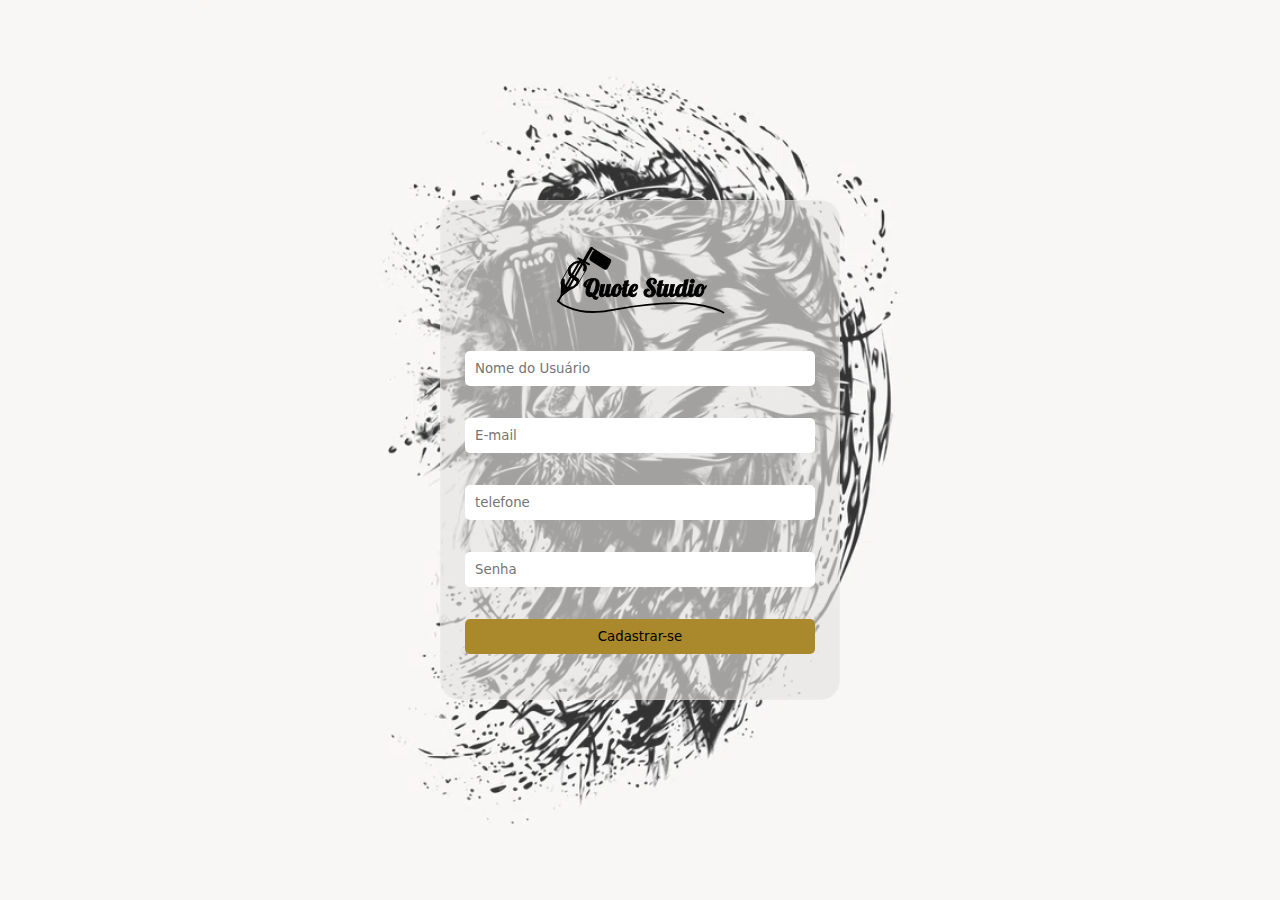
<file: projeto/cadastro.html>
<!DOCTYPE html>
<html lang="pt-br">

<head>
    <meta charset="UTF-8">
    <meta http-equiv="X-UA-Compatible" content="IE=edge">
    <meta name="viewport" content="width=device-width, initial-scale=1.0">
    <link rel="stylesheet" href="./styles/cadastro.css">
    <title>Cadastrar-se</title>
</head>

<body>
    <div>
        <span class="logo"><img src="./public/Logo preto.svg" alt="logo" width="200px"></span>
        <form action="">
            <input id="username" type="text" placeholder="Nome do Usuário">
            <input id="email" type="email" placeholder="E-mail">
            <input type="text" name="telefone" placeholder="telefone">
            <input id="password" type="password" placeholder="Senha">
            <button id="cadastro">Cadastrar-se</button>
        </form>
    </div>
    <script>
        const url = './login.html'

        function openWin(url, e) {
            e.preventDefault()
            window.location.href = url
        }
        const cadastro = document.getElementById('cadastro')
        cadastro.addEventListener('click', (e) => {
            return openWin(url, e)
        })
    </script>
</body>

</html>
</file>
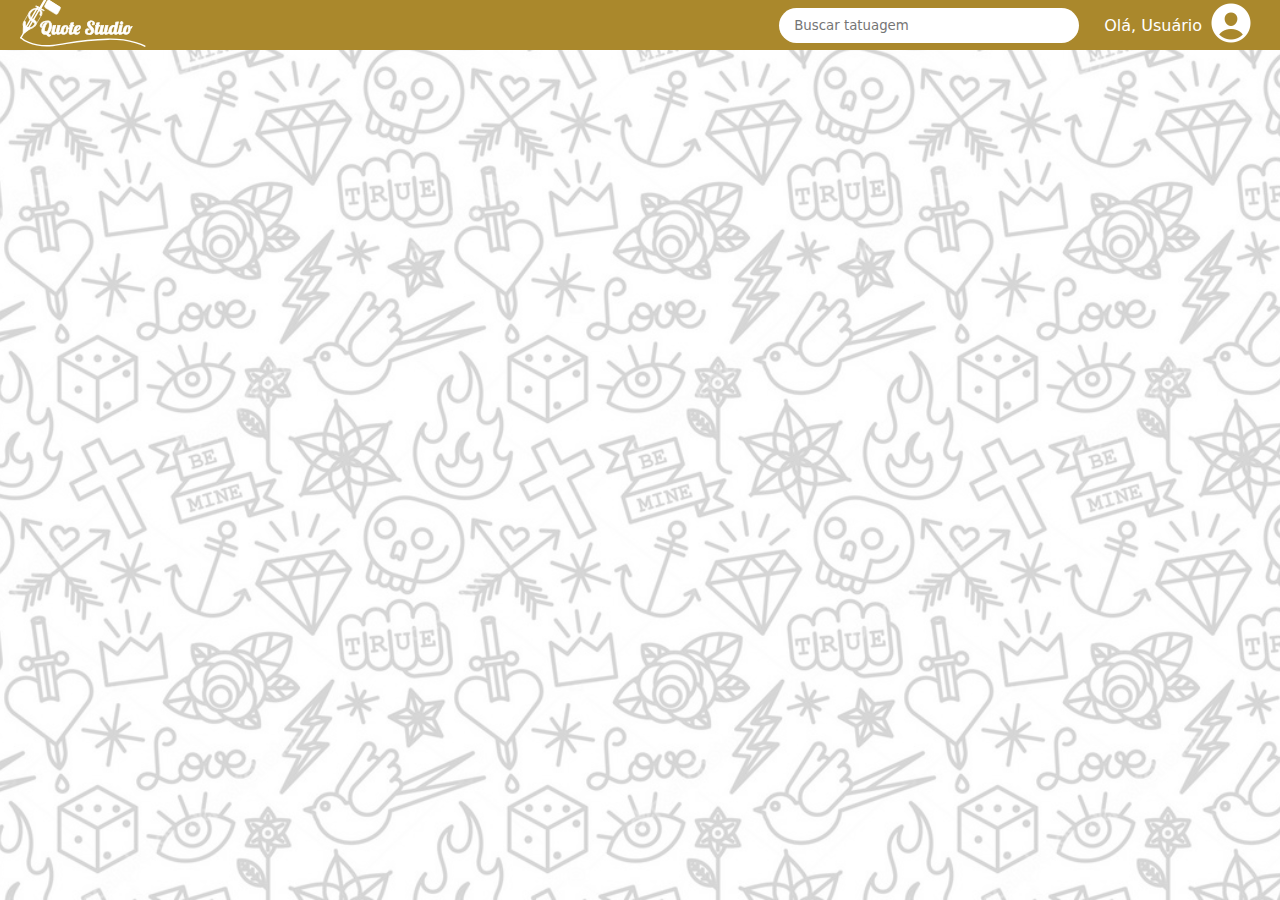
<file: projeto/config.html>
<!DOCTYPE html>
<html lang="pt-br">

<head>
    <meta charset="UTF-8">
    <meta http-equiv="X-UA-Compatible" content="IE=edge">
    <meta name="viewport" content="width=device-width, initial-scale=1.0">
    <link rel="stylesheet" href="./styles/orcamento.css">
    <title>Orçamento</title>
    <link rel="preconnect" href="https://fonts.googleapis.com">
    <link rel="preconnect" href="https://fonts.gstatic.com" crossorigin>
    <link href="https://fonts.googleapis.com/css2?family=Lobster+Two&display=swap" rel="stylesheet">
</head>

<body>
    <header>
        <nav>
            <span class="logo"><img src="./public/logo 2.svg" alt="logo" width="150px"></span>
            <ul class="menu">
                <input type="search" placeholder="Buscar tatuagem" class="search">
                <p>Olá, Usuário</p>
                <li>
                    <img src="./public/perfil_branco.png" alt="perfil">
                    <ul>
                        <li> <a href="./orcamento.html">Catalogo</a></li>
                        <li> <a href="./planos.html">Planos</a></li>
                        <li> <a href="./index.html">Sair</a></li>
                    </ul>
                </li>
            </ul>
        </nav>
    </header>
</body>
</file>
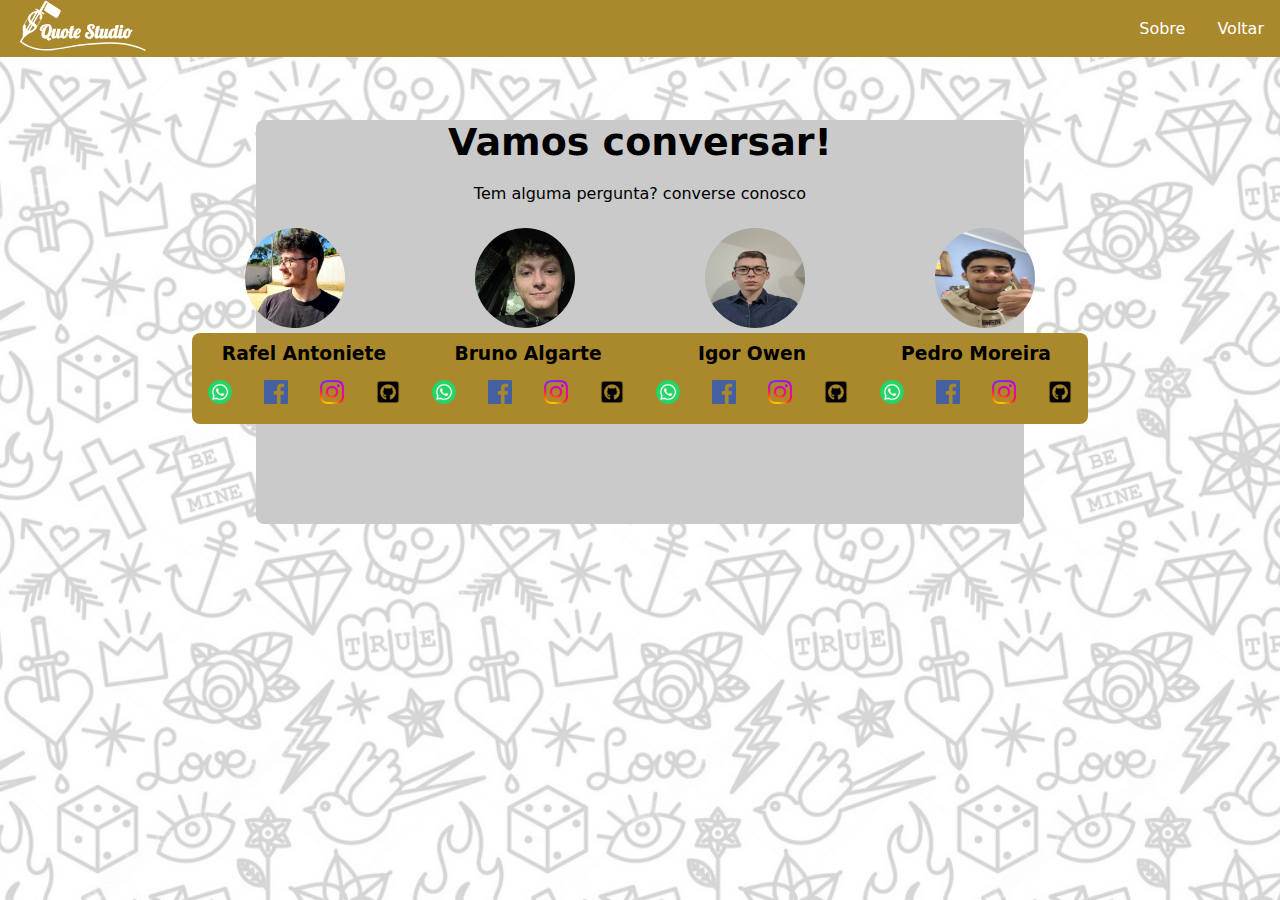
<file: projeto/contato.html>
<!DOCTYPE html>
<html lang="pt-br">
<head>
    <meta charset="UTF-8">
    <meta http-equiv="X-UA-Compatible" content="IE=edge">
    <meta name="viewport" content="width=device-width, initial-scale=1.0">
    <link rel="stylesheet" href="./styles/contato.css">
    <title>Contato</title>
</head>
<body>
    <header>
        <nav>
            <span class="logo"><img src="./public/logo 2.svg" alt="logo" width="150px"></span>
            <ul>
                <li><a href="./sobre.html">Sobre</a></li>
                <li><a href="./index.html">Voltar</a></li>
            </ul>
        </nav>
    </header>
    <section>
        <h1>Vamos conversar!</h1>
        <p>Tem alguma pergunta? converse conosco</p>
        <div class="img-contato">
            <img src="./public/Rafa.jpg" alt=""><img src="./public/Bruno.jpg" alt=""><img src="./public/Igor.jpg" alt=""><img src="./public/Pedro.jpg" alt="">
        </div>
        <div class="contatos">
            <div class="icons-contato">
                <h3>Rafel Antoniete</h3>
                <ul>
                    <li>
                        <a href="">
    
                            <img src="./public/zap-logo.png" alt="">

   
                        </a> 
                    </li>
                    <li>
                        <a href="">
                            <img src="./public/facbook-logo.png" alt="">

   
                        </a> 
                    </li>
                    <li>
                        <a href="">
                            <img src="./public/instagram-logo.png" alt="">

   
                        </a> 
                    </li>
                    <li>
                        <a href="">
                            <img src="./public/github-logo.png" alt="">

   
                        </a> 
                    </li>
                </ul>
            </div>

            <div class="icons-contato">
                <h3>Bruno Algarte</h3>
                <ul>
                    <li>
                        <a href="">
    
                            <img src="./public/zap-logo.png" alt="">

   
                        </a> 
                    </li>
                    <li>
                        <a href="">
                            <img src="./public/facbook-logo.png" alt="">

   
                        </a> 
                    </li>
                    <li>
                        <a href="">
                            <img src="./public/instagram-logo.png" alt="">

   
                        </a> 
                    </li>
                    <li>
                        <a href="">
                            <img src="./public/github-logo.png" alt="">

   
                        </a> 
                    </li>
                </ul>
            </div>
            <div class="icons-contato">
                <h3>Igor Owen</h3>
                <ul>
                    <li>
                        <a href="">
    
                            <img src="./public/zap-logo.png" alt="">

   
                        </a> 
                    </li>
                    <li>
                        <a href="">
                            <img src="./public/facbook-logo.png" alt="">

   
                        </a> 
                    </li>
                    <li>
                        <a href="">
                            <img src="./public/instagram-logo.png" alt=""> 
                        </a> 
                    </li>
                    <li>
                        <a href="">
                            <img src="./public/github-logo.png" alt="">  
                        </a> 
                    </li>
                </ul>
            </div>
            
            <div class="icons-contato">
                <h3>Pedro Moreira</h3>
                <ul>
                    <li>
                        <a href="">
    
                            <img src="./public/zap-logo.png" alt="">

   
                        </a> 
                    </li>
                    <li>
                        <a href="">
                            <img src="./public/facbook-logo.png" alt="">

   
                        </a> 
                    </li>
                    <li>
                        <a href="">
                            <img src="./public/instagram-logo.png" alt="">

   
                        </a> 
                    </li>
                    <li>
                        <a href="">
                            <img src="./public/github-logo.png" alt="">

   
                        </a> 
                    </li>
                </ul>
            </div>
        </div>
    </section>
</body>
</html>
</file>
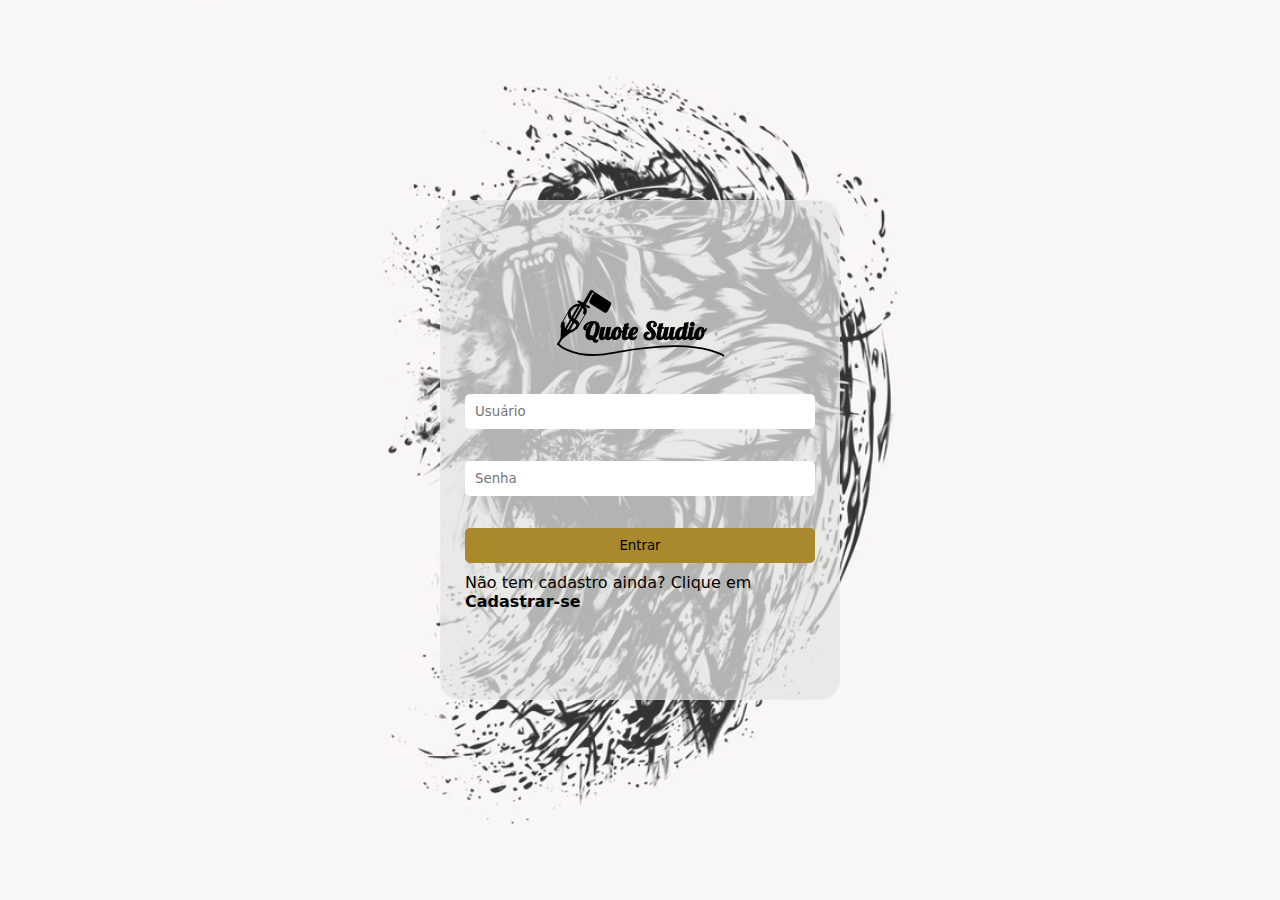
<file: projeto/login.html>
<!DOCTYPE html>
<html lang="pt-br">
<head>
    <meta charset="UTF-8">
    <meta http-equiv="X-UA-Compatible" content="IE=edge">
    <meta name="viewport" content="width=device-width, initial-scale=1.0">
    <link rel="stylesheet" href="./styles/login.css">
    <title>Entrar</title>
</head>
<body>
    <div>
        <span class="logo"><img src="./public/Logo preto.svg" alt="logo" width="200px"></span>
        <form action="">
            <input id="username" type="text" placeholder="Usuário">
            <input id="password" type="password" placeholder="Senha">
            <button id="login">Entrar</button>
            <p>Não tem cadastro ainda? Clique em <a href="./cadastro.html">Cadastrar-se</a></p>
        </form>
    </div>
    <script src="Scripts/login.js"></script>
</body>
</html>
</file>
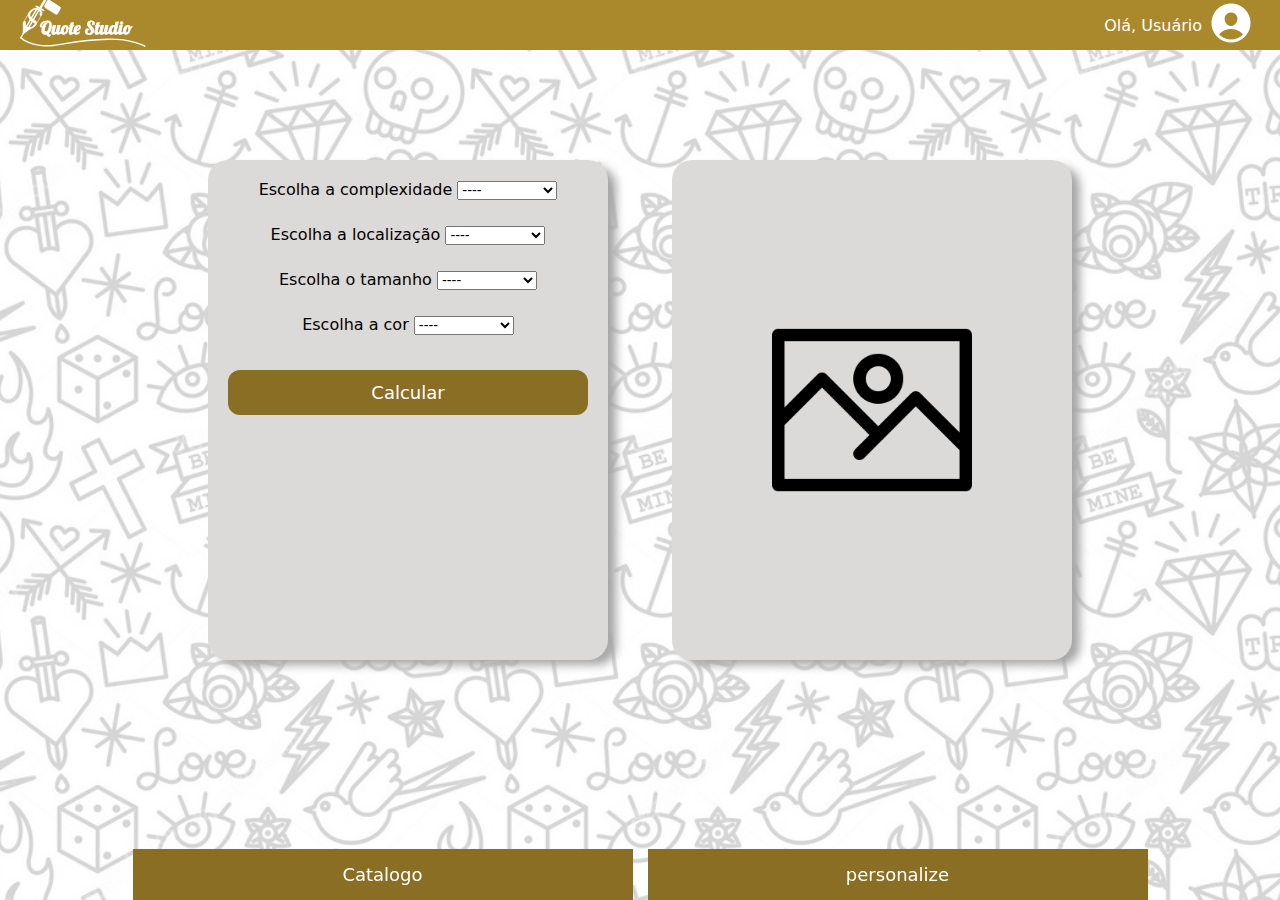
<file: projeto/Personalize.html>
<!DOCTYPE html>
<html lang="pt-br">

<head>
    <meta charset="UTF-8">
    <meta http-equiv="X-UA-Compatible" content="IE=edge">
    <meta name="viewport" content="width=device-width, initial-scale=1.0">
    <link rel="stylesheet" href="./styles/personalize.css">
    <title>Personalize</title>
    <link rel="preconnect" href="https://fonts.googleapis.com">
<link rel="preconnect" href="https://fonts.gstatic.com" crossorigin>
<link href="https://fonts.googleapis.com/css2?family=Lobster+Two&display=swap" rel="stylesheet">
</head>

<body>
    <header>
        <nav>
            <span class="logo"><img src="./public/logo 2.svg" alt="logo" width="150px"></span>
            <ul class="menu">
                <p>Olá, Usuário</p>
                <li>
                    <img src="./public/perfil_branco.png" alt="perfil">
                    <ul>
                        <li> <a href="./planos.html">Planos</a></li>
                        <li> <a href="./index.html">Sair</a></li>
                    </ul>
                </li>
            </ul>
        </nav>
    </header>

    <section class="personalize">
        <div class="select">

            <label>
                <span>Escolha a complexidade</span>
                <select id="select_comp" style="width: 100px;">
                    <option value="0">----</option>
                    <option value="50">Fácil</option>
                    <option value="250">Médio</option>
                    <option value="500">Complexo</option>
                  </select>
            </label>

            <label>
                <span>Escolha a localização</span>
                <select id="select_loc" style="width: 100px;">
                    <option value="0">----</option>
                    <option value="50">peito/costas</option>
                    <option value="75">Braço/perna</option>
                    <option value="100">cabeça</option>
                  </select>
            </label>

            <label>
                <span>Escolha o tamanho</span>
                <select id="select_size" style="width: 100px;">
                    <option value="0">----</option>
                    <option value="50">Pequeno</option>
                    <option value="200">Médio</option>
                    <option value="350">Grande</option>
                </select>
            </label>

            <label>
                <span>Escolha a cor</span>
                <select id="select_color" style="width: 100px;">
                    <option value="0">----</option>
                    <option value="100">Preto</option>
                    <option value="300">Colorido</option>
                  </select>
            </label>

            <button class="calc">Calcular</button>
            <p class="txt"></p>
            <p class="valor"></p>
        </div>
        <div class="imagem">
            <img src="./public/4243339_ux_photo_app_basic_icon.png" alt="foto" style="width: 200px;">
        </div>
    </section>
    <div class=btn_orcamento>
        <button id="catalogo">
            Catalogo
        </button>
        <button id="personalize">
            personalize
        </button>
    </div>

    <script>
        const catalogo = document.querySelector('#catalogo')
            const url = './orcamento.html'

            let size = 0
            let color = 0
            
            function openWin(url, e){
                e.preventDefault()
                window.location.href = url
            }
            catalogo.addEventListener('click', (e)=>{
                openWin(url, e)
            })
        const calc = document.querySelector('.calc')

        var s_size = document.getElementById('select_size')
        var s_color = document.getElementById('select_color')
        var valor = document.querySelector('.valor')
        var s_comp = document.getElementById('select_comp')
        var s_loc = document.getElementById('select_loc')
        var txt = document.querySelector('.txt')

    s_size.addEventListener('change', function(){
        size = Number(s_size.value)
    })
    s_color.addEventListener('change', function(){
        color = Number(s_color.value)
    })
    s_comp.addEventListener('change', function(){
        comp = Number(s_color.value)
    })
    s_loc.addEventListener('change', function(){
        loc = Number(s_color.value)
    })

    calc.addEventListener('click', function(){
        txt.innerText=`O valor da tatuagem será:`
        valor.innerText=`R$${size+color+comp+loc}`
    })
    </script>
</body>

</html>
</file>
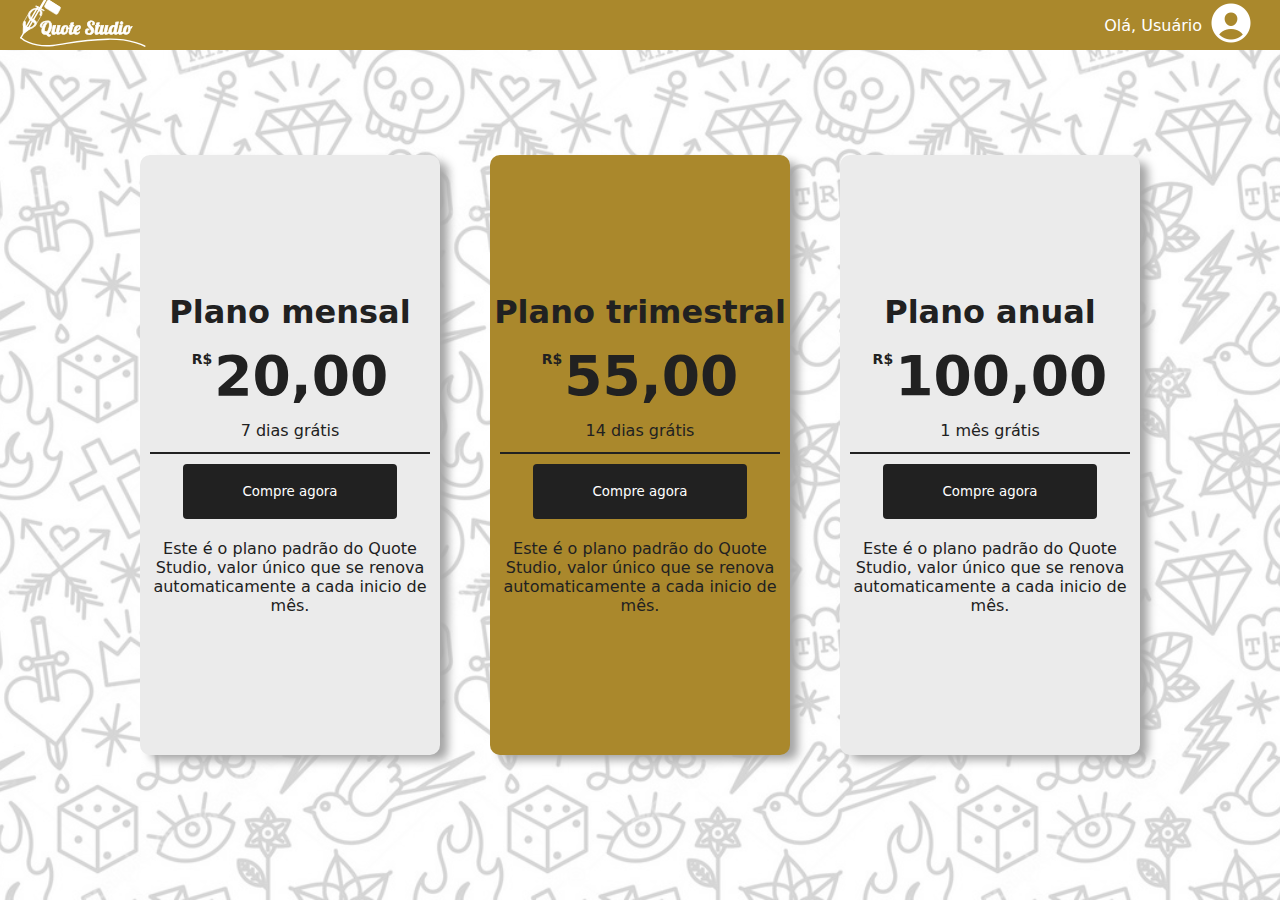
<file: projeto/planos.html>
<!DOCTYPE html>
<html lang="en">

<head>
    <meta charset="UTF-8">
    <meta http-equiv="X-UA-Compatible" content="IE=edge">
    <meta name="viewport" content="width=device-width, initial-scale=1.0">
    <title>Planos</title>
    <link rel="stylesheet" href="./styles/planos.css">
</head>

<body>
    <header>
        <nav>
            <span class="logo"><img src="./public/logo 2.svg" alt="logo" width="150px"></span>
            <ul class="menu">
                <p>Olá, Usuário</p>
                <li>
                    <img src="./public/perfil_branco.png" alt="perfil">
                    <ul>
                        <li> <a href="./orcamento.html">Catalogo</a></li>
                        <li> <a href="./index.html">Sair</a></li>
                    </ul>
                </li>

            </ul>
        </nav>
    </header>

    <section>
        <div class="plano">
            <h1>Plano mensal</h1>
            <div class="preco">
                <h3>R$</h3>
                <h1>20,00</h1>
            </div>
            <p>7 dias grátis</p>
            <hr>
            <button>Compre agora</button>
            <p>Este é o plano padrão do Quote Studio, valor único que se renova automaticamente a cada inicio de mês.</p>
        </div>
        <div class="plano">
            <h1>Plano trimestral</h1>
            <div class="preco">
                <h3>R$</h3>
                <h1>55,00</h1>
            </div>
            <p>14 dias grátis</p>
            <hr>
            <button>Compre agora</button>
            <p>Este é o plano padrão do Quote Studio, valor único que se renova automaticamente a cada inicio de mês.</p>
        </div>        
        <div class="plano">
            <h1>Plano anual</h1>
            <div class="preco">
                <h3>R$</h3>
                <h1>100,00</h1>
            </div>
            <p>1 mês grátis</p>
            <hr>
            <button>Compre agora</button>
            <p>Este é o plano padrão do Quote Studio, valor único que se renova automaticamente a cada inicio de mês.</p>
        </div>
    </section>
</body>

</html>
<header>
</file>
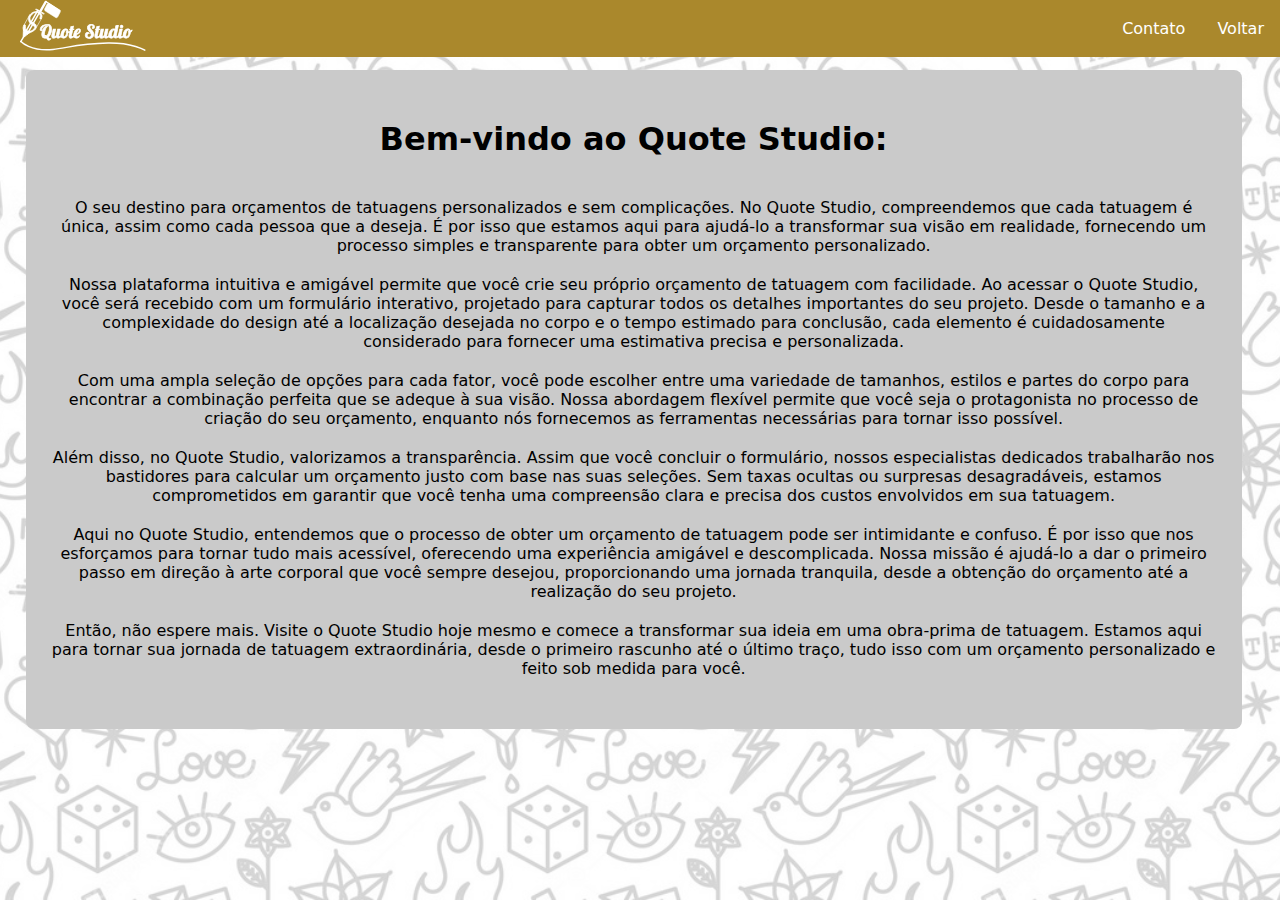
<file: projeto/sobre.html>
<!DOCTYPE html>
<html lang="pt-br">
<head>
    <meta charset="UTF-8">
    <meta http-equiv="X-UA-Compatible" content="IE=edge">
    <meta name="viewport" content="width=device-width, initial-scale=1.0">
    <link rel="stylesheet" href="./styles/sobre.css">
    <title>Sobre</title>
</head>
<body>
    <header>
        <nav>
            <span class="logo"><img src="./public/logo 2.svg" alt="logo" width="150px"></span>
            <ul>
                <li><a href="./contato.html">Contato</a></li>
                <li><a href="./index.html">Voltar</a></li>
            </ul>
        </nav>
    </header>
    <section>
        <ul>
            <h1>Bem-vindo ao Quote Studio:</h1>
            <li>
                O seu destino para orçamentos de tatuagens personalizados e sem complicações. No Quote Studio, compreendemos que cada tatuagem é única, assim como cada pessoa que a deseja. É por isso que estamos aqui para ajudá-lo a transformar sua visão em realidade, fornecendo um processo simples e transparente para obter um orçamento personalizado.
            </li>
            <li>
                Nossa plataforma intuitiva e amigável permite que você crie seu próprio orçamento de tatuagem com facilidade. Ao acessar o Quote Studio, você será recebido com um formulário interativo, projetado para capturar todos os detalhes importantes do seu projeto. Desde o tamanho e a complexidade do design até a localização desejada no corpo e o tempo estimado para conclusão, cada elemento é cuidadosamente considerado para fornecer uma estimativa precisa e personalizada.

            </li>
            <li>
                Com uma ampla seleção de opções para cada fator, você pode escolher entre uma variedade de tamanhos, estilos e partes do corpo para encontrar a combinação perfeita que se adeque à sua visão. Nossa abordagem flexível permite que você seja o protagonista no processo de criação do seu orçamento, enquanto nós fornecemos as ferramentas necessárias para tornar isso possível.

            </li>
            <li>
                Além disso, no Quote Studio, valorizamos a transparência. Assim que você concluir o formulário, nossos especialistas dedicados trabalharão nos bastidores para calcular um orçamento justo com base nas suas seleções. Sem taxas ocultas ou surpresas desagradáveis, estamos comprometidos em garantir que você tenha uma compreensão clara e precisa dos custos envolvidos em sua tatuagem.

            </li>
            <li>
                Aqui no Quote Studio, entendemos que o processo de obter um orçamento de tatuagem pode ser intimidante e confuso. É por isso que nos esforçamos para tornar tudo mais acessível, oferecendo uma experiência amigável e descomplicada. Nossa missão é ajudá-lo a dar o primeiro passo em direção à arte corporal que você sempre desejou, proporcionando uma jornada tranquila, desde a obtenção do orçamento até a realização do seu projeto.

            </li>
            <li>
                Então, não espere mais. Visite o Quote Studio hoje mesmo e comece a transformar sua ideia em uma obra-prima de tatuagem. Estamos aqui para tornar sua jornada de tatuagem extraordinária, desde o primeiro rascunho até o último traço, tudo isso com um orçamento personalizado e feito sob medida para você.
            </li>
        </ul>
    </section>
</body>
</html>
</file>
<file: projeto/styles/cadastro.css>
*{
    margin: 0;
    padding: 0;
    box-sizing: border-box;
    font-family: system-ui, -apple-system, BlinkMacSystemFont, 'Segoe UI', Roboto, Oxygen, Ubuntu, Cantarell, 'Open Sans', 'Helvetica Neue', sans-serif;
    scroll-behavior: smooth;
    text-decoration: none;
    list-style: none;
}
body{
    width: 100%;
    height: 100vh;
    display: flex;
    justify-content: center;
    align-items: center;
}
body::before{
    content: "";
    position: absolute;
    inset: 0;
    background-image: url('../public/background.webp');
    background-position: center;
    background-size: contain;
    background-repeat: no-repeat;
    background-color: #f8f5f4;
    z-index: -1;
    opacity: 0.8;
}

div{
    width: 400px;
    height: 500px;
    background-color: #e4e3e1a1;
    display: flex;
    justify-content: center;
    align-items: center;
    border-radius: 20px;
    border: 1px solid rgb(255, 255, 255, 0.125);
    backdrop-filter: blur(-26px) saturate(51%);
    -webkit-backdrop-filter: blur(4px) saturate(180%);
    flex-direction: column;
}
.logo{
    margin-left: 33px;
}

input, button{
    width: 350px;
    padding: 10px;
    margin-top: 2rem;
    border-radius: 5px;
    border: none;
}

button{
    cursor: pointer;
    background-color: #aa882c;
}

form{
    width: 350px;
    display: flex;
    flex-direction: column;
    display: flex;
    justify-content: center;
    align-items: center;
}
</file>
<file: projeto/styles/orcamento.css>
*{
    margin: 0;
    padding: 0;
    box-sizing: border-box;
    font-family: system-ui, -apple-system, BlinkMacSystemFont, 'Segoe UI', Roboto, Oxygen, Ubuntu, Cantarell, 'Open Sans', 'Helvetica Neue', sans-serif;
    scroll-behavior: smooth;
    text-decoration: none;
    list-style: none;
}

.logo {
    color: white;
    font-size: 20px;
    margin-left: 20px;
}

nav {
    width: 100%;
    height: 50px;
    display: flex;
    align-items: center;
    justify-content: space-between;
    background-color: #aa882c;
}

ul {
    display: flex;
    align-items: center;
    justify-content: center;
}

li a {
    color: white;
    display:block;
    padding: 18px 18px;
    
}

li a:hover {
    background-color: #55555559;
    color: #fff;
}

.menu li{
    position: relative;
    float: left;
}

.menu p{
    color: white;
    margin-right: 5px;
}

.menu li ul{
    width: 150px;
    position: absolute;
    top: 51px;
    left: -6rem;
    background-color: #fff;
    display: none;
}

.menu li:hover ul,
.menu li.over ul{
    display: block;
}

.menu li ul li{
    border: 1px solid #c0c0c0;
    display: block;
    width: 150px;
}
.menu img{
    cursor: pointer;
    margin-right: 25px;
}

.menu ul a{
    color: black;
}

.search {
    margin-right: 25px;
    width: 300px;
    height: 35px;
    padding: 7px;
    padding-left: 15px;
    border-radius: 25px;
    border-style: none;
}



/*catalogo*/
section{
    width: 100%;
    height: 100%;
    display: flex;
    padding: 20px;
    flex-direction: column;
}
.search{
    margin-right: 25px;
    width: 300px;
    padding: 7px;
    padding-left: 15px;
    border-radius: 25px;
    border-style: none;
}
.tattoos{
    width: 100%;
    display: flex;
    justify-content: center;
    align-items: center;
    gap: 2rem;
    flex-wrap: wrap;
}

h1{
    font-size: 70px;
    text-align: center;
    padding: 10px;
    font-weight: normal;
    font-family:'Lobster Two', cursive;;
}

body::before{
    content: "";
    position: absolute;
    inset: 0;
    background-image: url('../public/Wallpaper.jpg');
    background-position: center;
    background-size: contain;
    background-repeat:repeat;
    background-color: #f8f5f4;
    z-index: -1;
    opacity: 0.2;
}

/* Catalogo Cards*/

.card1 img{
    width: 48px;

}

.card1{
    width: 200px;
    height: 300px;
    display: flex;
    flex-direction: column;
    justify-content: space-between;

}

.card1{
    padding: 25px;
    background-color: #dcd9d9;
    box-shadow: 9px 6px 10px -1px #a5a5a5;
    border-radius: 5px;
    text-align: center;
}
.card1 img{
    width: 150px;
}

.card1 p{
    font-size: 18px;
    margin-top: 15px;
}

.card2 img{
    width: 48px;

}

.card2{
    width: 200px;
    height: 300px;
    display: flex;
    flex-direction: column;
    justify-content: space-between;

}

.card2{
    padding: 25px;
    background-color: #dcd9d9;
    box-shadow: 9px 6px 10px -1px #a5a5a5;
    border-radius: 5px;
    text-align: center;
}
.card2 img{
    width: 150px;
}

.card2 p{
    font-size: 18px;
    margin-top: 15px;
}

.card3 img{
    width: 48px;

}

.card3{
    width: 200px;
    height: 300px;
    display: flex;
    flex-direction: column;
    justify-content: space-between;

}

.card3{
    padding: 25px;
    background-color: #dcd9d9;
    box-shadow: 9px 6px 10px -1px #a5a5a5;
    border-radius: 5px;
    text-align: center;
}
.card3 img{
    width: 150px;
}

.card3 p{
    font-size: 18px;
    margin-top: 15px;
}

.tattoos :hover{
    background-color: #cacaca;
}

.btn_orcamento{
    display: flex;
    gap: 15px;
    width: 100%;
    position: fixed;
    bottom: 0;
    justify-content: center;
}

button {
    width: 500px;
    padding: 15px;
    border: none;
    cursor: pointer;
    font-size: 18px;
    background-color: #896e23;
    color: white;
}
button:hover{
    background-color: #745d1d;
    color: #fff;
}
</file>
<file: projeto/styles/contato.css>
*{
    margin: 0;
    padding: 0;
    box-sizing: border-box;
    font-family: system-ui, -apple-system, BlinkMacSystemFont, 'Segoe UI', Roboto, Oxygen, Ubuntu, Cantarell, 'Open Sans', 'Helvetica Neue', sans-serif;
    scroll-behavior: smooth;
    text-decoration: none;
    list-style: none;
}

.logo {
    color: white;
    font-size: 20px;
    margin-left: 20px;
}
nav {
    width: 100%;
    display: flex;
    align-items: center;
    justify-content: space-between;
    position: fixed;
    top: 0;
    z-index: 1;
    background-color: #aa882c;
}

ul {
    display: flex;
    align-items: center;
    justify-content: center;
}

li a {
    color: white;
    display:block;
    padding: 16px 16px;
    
}

li a:hover {
    background-color: #55555559;
    color: #fff;
}

.search {
    margin-right: 25px;
    width: 300px;
    height: 35px;
    padding: 7px;
    padding-left: 15px;
    border-radius: 25px;
    border-style: none;
}

body::before{
    content: "";
    position: absolute;
    inset: 0;
    background-image: url('../public/Wallpaper.jpg');
    background-position: center;
    background-size: contain;
    background-repeat:repeat;
    background-color: #f8f5f4;
    z-index: -1;
    opacity: 0.2;
}

section{
    margin-top: 120px;
    display: flex;
    flex-direction: column;
    justify-content: center;
    align-items: center;
    background-color: #cacaca;
    width: 60%;
    margin-left: 20%;
    border-radius: 8px;
    padding-bottom: 100px;
}

h1{
    font-size: 38px;
    margin-bottom: 20px;
}

p{
    margin-bottom: 20px;
}

.img-contato{
    padding: 5px;
    display: flex;
    gap: 130px;
}

.contatos{
    display: flex;
    justify-content: center;
    align-items: center;
    text-align: center;
    background-color: #aa882c;
    border-radius: 8px;
}

.img-contato img{
    width: 100px;
    height: 100px;
    border-radius: 100%;
}

.icons-contato img{
    width: 24px;
    height: 24px;
}
.icons-contato{
    padding-top: 10px;
}
</file>
<file: projeto/styles/login.css>
*{
    margin: 0;
    padding: 0;
    box-sizing: border-box;
    font-family: system-ui, -apple-system, BlinkMacSystemFont, 'Segoe UI', Roboto, Oxygen, Ubuntu, Cantarell, 'Open Sans', 'Helvetica Neue', sans-serif;
    scroll-behavior: smooth;
    text-decoration: none;
    list-style: none;
}
body{
    width: 100%;
    height: 100vh;
    display: flex;
    justify-content: center;
    align-items: center;
}
body::before{
    content: "";
    position: absolute;
    inset: 0;
    background-image: url('../public/background.webp');
    background-position: center;
    background-size: contain;
    background-repeat: no-repeat;
    background-color: #f8f5f4;
    z-index: -1;
    opacity: 0.8;
}

div{
    width: 400px;
    height: 500px;
    background-color: #e4e3e1b9;
    display: flex;
    justify-content: center;
    align-items: center;
    border-radius: 20px;
    border: 1px solid rgb(255, 255, 255, 0.125);
    backdrop-filter: blur(-26px) saturate(51%);
    -webkit-backdrop-filter: blur(4px) saturate(180%);
    flex-direction: column;
    background-repeat: no-repeat;
}
.logo{
    margin-left: 33px;
}

input, button{
    width: 350px;
    padding: 10px;
    margin-top: 2rem;
    border-radius: 5px;
    border: none;
}

button{
    cursor: pointer;
    background-color: #aa882c;
}

form{
    width: 350px;
    display: flex;
    flex-direction: column;
    display: flex;
    justify-content: center;
    align-items: center;
}

p{
    margin-top: 10px;
}

a{
    color: black;
    font-weight: bold;
    
}
</file>
<file: projeto/styles/personalize.css>
*{
    margin: 0;
    padding: 0;
    box-sizing: border-box;
    font-family: system-ui, -apple-system, BlinkMacSystemFont, 'Segoe UI', Roboto, Oxygen, Ubuntu, Cantarell, 'Open Sans', 'Helvetica Neue', sans-serif;
    scroll-behavior: smooth;
    text-decoration: none;
    list-style: none;
}

.logo {
    color: white;
    font-size: 20px;
    margin-left: 20px;
}

nav {
    width: 100%;
    height: 50px;
    display: flex;
    align-items: center;
    justify-content: space-between;
    background-color: #aa882c;
}

ul {
    display: flex;
    align-items: center;
    justify-content: center;
}

li a {
    color: white;
    display:block;
    padding: 18px 18px;
    
}

li a:hover {
    background-color: #55555559;
    color: #fff;
}

.menu li{
    position: relative;
    float: left;
}

.menu p{
    color: white;
    margin-right: 5px;
}

.menu li ul{
    width: 150px;
    position: absolute;
    top: 51px;
    left: -6rem;
    background-color: #fff;
    display: none;
}

.menu li:hover ul,
.menu li.over ul{
    display: block;
}

.menu li ul li{
    border: 1px solid #c0c0c0;
    display: block;
    width: 150px;
}
.menu img{
    cursor: pointer;
    margin-right: 25px;
}

.menu ul a{
    color: black;
}

h1{
    font-size: 70px;
    text-align: center;
    padding: 10px;
    font-weight: normal;
    font-family:'Lobster Two', cursive;;
}

.btn_orcamento{
    display: flex;
    gap: 15px;
    width: 100%;
    position: fixed;
    bottom: 0;
    justify-content: center;
}

button {
    width: 500px;
    padding: 15px;
    border: none;
    cursor: pointer;
    font-size: 18px;
    background-color: #896e23;
    color: white;
}
button:hover{
    background-color: #745d1d;
    color: #fff;
}

.calc {
    width: 100%;
    padding: 12px;
    border: none;
    cursor: pointer;
    font-size: 18px;
    margin: 10px;
    border-radius: 12px;
}

body::before{
    content: "";
    position: absolute;
    inset: 0;
    background-image: url('../public/Wallpaper.jpg');
    background-position: center;
    background-size: contain;
    background-repeat:repeat;
    background-color: #f8f5f4;
    z-index: -1;
    opacity: 0.2;
}

.personalize{
    width: 100%;
    height: 80vh;
    display: flex;
    align-items: center;
    justify-content: center;
    gap: 4rem;
}

.select{
    background-color: #dcd9d9;
    width: 400px;
    height: 500px;
    padding: 20px;
    border-radius: 20px;
    display: flex;
    flex-direction: column;
    gap: 25px;
    box-shadow: 9px 6px 10px -1px #a5a5a5;
    align-items: center;
}

.imagem{
    background-color: #dcd9d9;
    width: 400px;
    height: 500px;
    padding: 20px;
    border-radius: 20px;
    display: flex;
    align-items: center;
    justify-content: center;
    box-shadow: 9px 6px 10px -1px #a5a5a5;
}

.valor{
    font-size: 70px;
}
</file>
<file: projeto/styles/planos.css>
*{
    margin: 0;
    padding: 0;
    box-sizing: border-box;
    font-family: system-ui, -apple-system, BlinkMacSystemFont, 'Segoe UI', Roboto, Oxygen, Ubuntu, Cantarell, 'Open Sans', 'Helvetica Neue', sans-serif;
    scroll-behavior: smooth;
    text-decoration: none;
    list-style: none;
}

.logo {
    color: white;
    font-size: 20px;
    margin-left: 20px;
}

nav {
    width: 100%;
    height: 50px;
    display: flex;
    align-items: center;
    justify-content: space-between;
    background-color: #aa882c;
}

ul {
    display: flex;
    align-items: center;
    justify-content: center;
}

li a {
    color: white;
    display:block;
    padding: 18px 18px;
    
}

li a:hover {
    background-color: #55555559;
    color: #fff;
}

.menu li{
    position: relative;
    float: left;
}

.menu p{
    color: white;
    margin-right: 5px;
}

.menu li ul{
    width: 150px;
    position: absolute;
    top: 51px;
    left: -6rem;
    background-color: #fff;
    display: none;
}

.menu li:hover ul,
.menu li.over ul{
    display: block;
}

.menu li ul li{
    border: 1px solid #c0c0c0;
    display: block;
    width: 150px;
}
.menu img{
    cursor: pointer;
    margin-right: 25px;
}

.menu ul a{
    color: black;
}

.search {
    margin-right: 25px;
    width: 300px;
    height: 35px;
    padding: 7px;
    padding-left: 15px;
    border-radius: 25px;
    border-style: none;
}

body::before{
    content: "";
    position: absolute;
    inset: 0;
    background-image: url('../public/Wallpaper.jpg');
    background-position: center;
    background-size: contain;
    background-repeat:repeat;
    background-color: #f8f5f4;
    z-index: -1;
    opacity: 0.2;
}

.card img{
    width: 48px;

}

section{
    color: #212121;
    width: 100%;
    height: 90vh;
    display: flex;
    justify-content: center;
    align-items: center;
    gap: 50px;
}

section div{
    width: 300px;
    height: 600px;
    background-color: #ebebeb;
    display: flex;
    justify-content: center;
    align-items: center;
    border-radius: 10px;
    box-shadow: 9px 6px 10px -1px #a5a5a5;
    flex-direction: column;
}

section .plano:nth-child(2){
    background-color: #aa882c;
}

/* Card text */


.plano{
    padding-top: 0px;
}


.preco{
    display: flex;
    justify-content: center;
    gap: 2px;
    flex-direction: row;
    width: 300px;
    height: 50px;
    background-color: #55555500;
    border: none;
    box-shadow: none;
    margin: 100px;
    margin-bottom: 20px;
    margin-top: 20px;
}


.preco h3{
    font-size: 14px;
    margin-bottom: 35px;
}

.preco h1{
    font-size: 55px;
}

.plano p{
    text-align: center;
    margin-bottom: 2px;
}

hr{
    width: 280px;
    border: solid 1px #212121;
    margin: 10px;
}

.plano button{
    background-color: #212121;
    border: none;
    border-radius: 4px;
    color: #fff;
    padding: 20px 60px 20px 60px;
    margin-bottom: 20px;
}
.plano button:hover{
    background-color: #313131;
    border: none;
    border-radius: 4px;
    color: #fff;
    padding: 20px 60px 20px 60px;
    margin-bottom: 20px;
    box-shadow: inset 0 0 10px #212121;
}
</file>
<file: projeto/styles/sobre.css>
*{
    margin: 0;
    padding: 0;
    box-sizing: border-box;
    font-family: system-ui, -apple-system, BlinkMacSystemFont, 'Segoe UI', Roboto, Oxygen, Ubuntu, Cantarell, 'Open Sans', 'Helvetica Neue', sans-serif;
    scroll-behavior: smooth;
    text-decoration: none;
    list-style: none;
}

.logo {
    color: white;
    font-size: 20px;
    margin-left: 20px;
}

nav {
    width: 100%;
    display: flex;
    align-items: center;
    justify-content: space-between;
    position: fixed;
    top: 0;
    z-index: 1;
    background-color: #aa882c;
}

ul {
    display: flex;
    align-items: center;
    justify-content: center;
}

li a {
    color: white;
    display:block;
    padding: 16px 16px;
    
}

li a:hover {
    background-color: #55555559;
    color: #fff;
}

.search {
    margin-right: 25px;
    width: 300px;
    height: 35px;
    padding: 7px;
    padding-left: 15px;
    border-radius: 25px;
    border-style: none;
}

body::before{
    content: "";
    position: absolute;
    inset: 0;
    background-image: url('../public/Wallpaper.jpg');
    background-position: center;
    background-size: contain;
    background-repeat:repeat;
    background-color: #f8f5f4;
    z-index: -1;
    opacity: 0.2;
}

section{
    margin: 2%;
    margin-top: 70px;
    padding: 2%;
    padding-bottom: 4%;
    width: 95%;
    height: 95%;
    border-radius: 8px;
    background: #cacaca;
    padding-top: 50px;
    text-align: center;
}

section h1{
    margin-bottom: 20px;
}

section p{
    margin: 35px;
    margin-left: 25px;
}

section ul{
    gap: 20px;
    display: flex;
    flex-direction: column;
}
</file>
